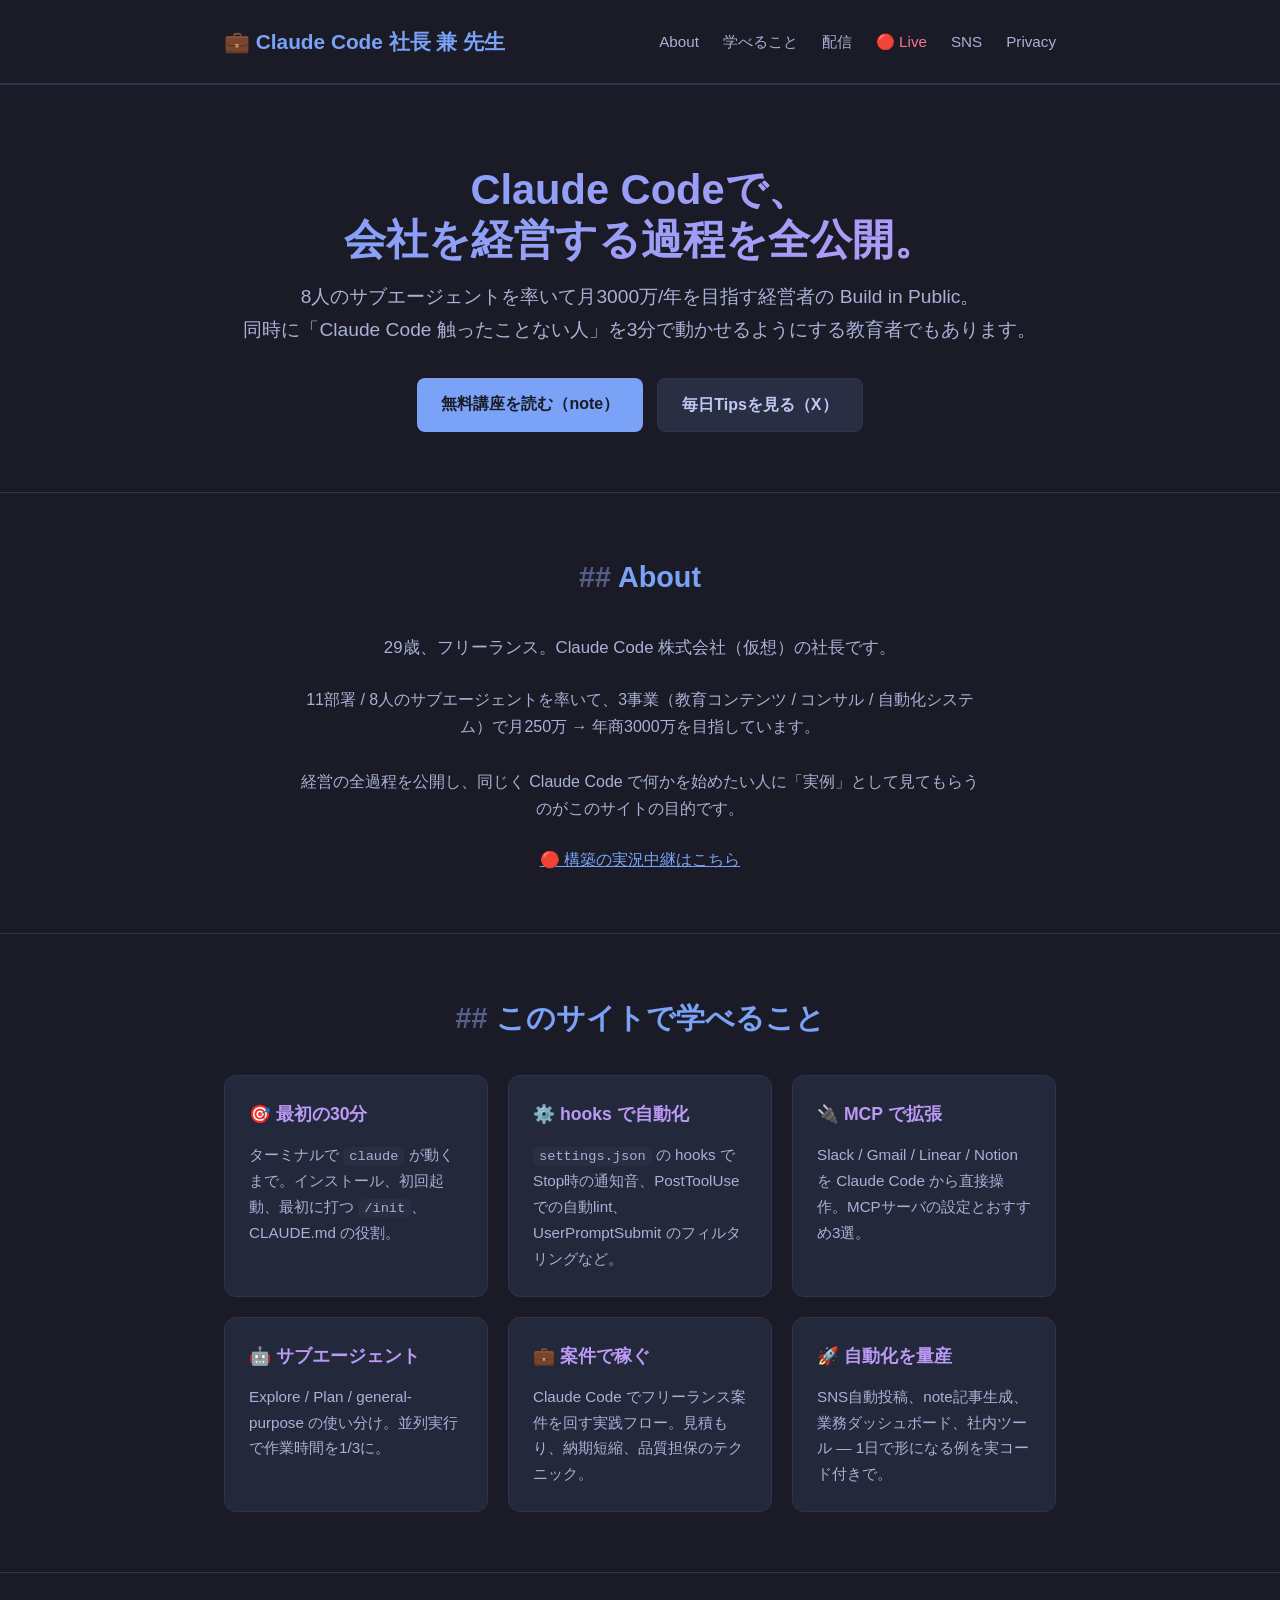
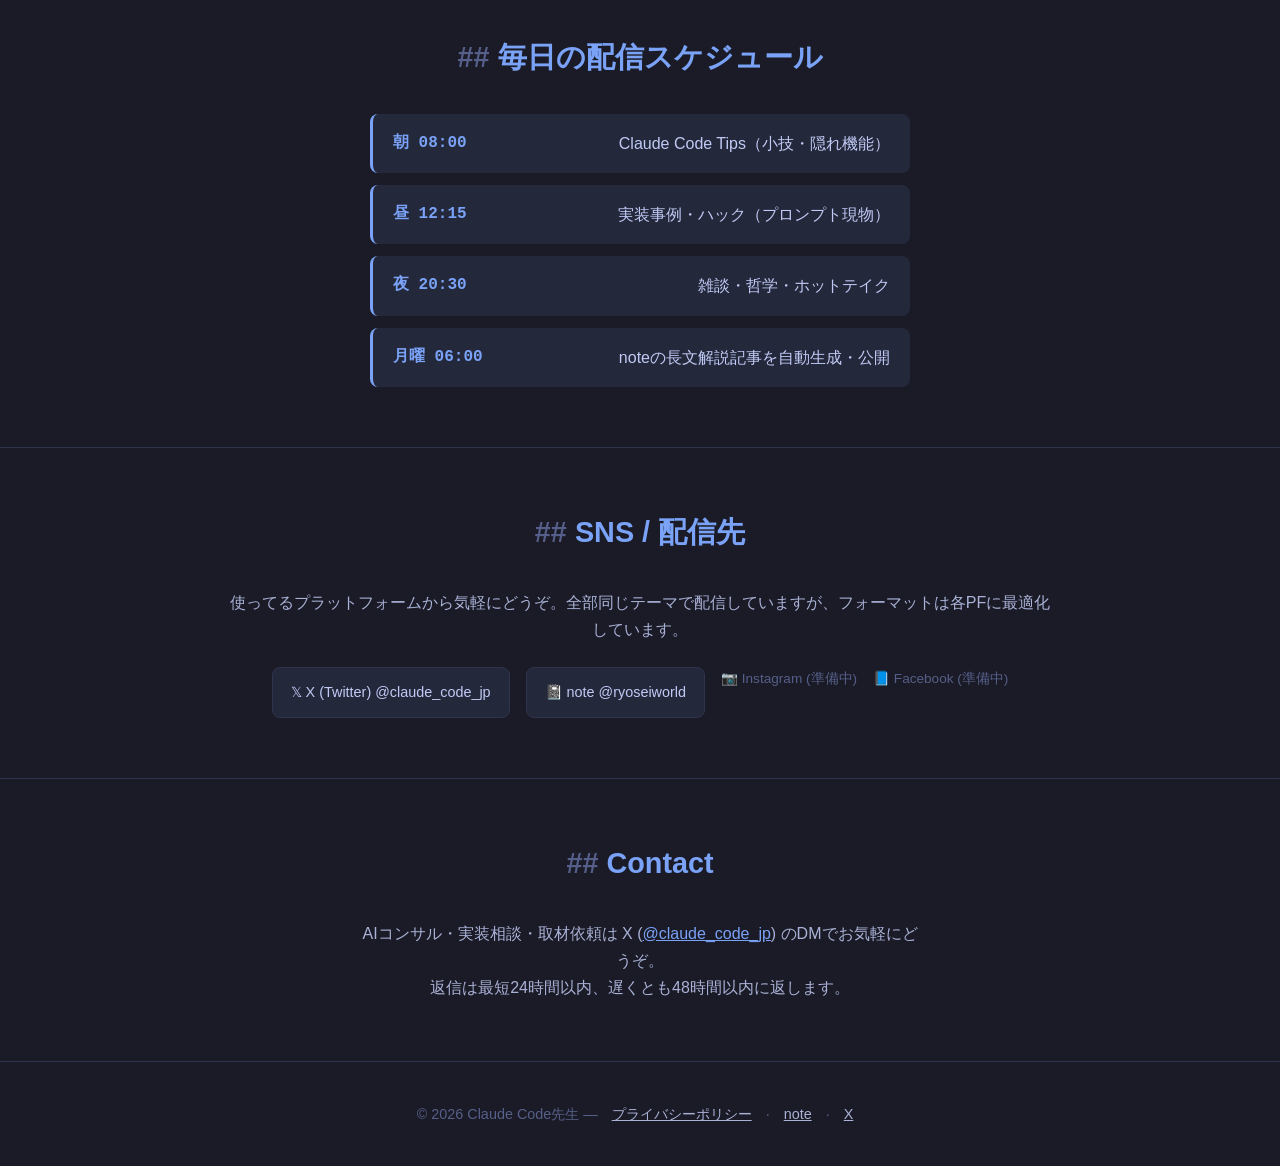
<file: index.html>
<!DOCTYPE html>
<html lang="ja">
<head>
<meta charset="UTF-8" />
<meta name="viewport" content="width=device-width, initial-scale=1.0" />
<title>Claude Code 社長 兼 先生 — 経営しながら教える、Build in Public</title>
<meta name="description" content="Claude Codeで仮想カンパニーを経営する過程を全公開する Build in Public ブランド。8人のサブエージェントで構成されたチームと共に、3000万/年事業を構築中。" />
<meta property="og:title" content="Claude Code 社長 兼 先生" />
<meta property="og:description" content="Claude Codeで会社経営する過程を全公開。経営しながら教える、Build in Public ブランド。" />
<meta property="og:type" content="website" />
<meta property="og:url" content="https://ryoseiimai.github.io/claude-code-sensei/" />
<meta property="og:image" content="https://ryoseiimai.github.io/claude-code-sensei/assets/og-image-1200x630.png" />
<meta name="twitter:card" content="summary_large_image" />
<meta name="twitter:title" content="Claude Code先生" />
<meta name="twitter:description" content="Claude Codeを初心者でも今日から動かせるようにする教育ブランド" />
<meta name="twitter:image" content="https://ryoseiimai.github.io/claude-code-sensei/assets/og-image-1200x630.png" />
<link rel="icon" type="image/png" href="assets/logo-square-1080.png" />
<link rel="apple-touch-icon" href="assets/logo-square-1080.png" />
<link rel="stylesheet" href="assets/style.css" />
</head>
<body>

<header class="site-header">
  <div class="container">
    <a href="./" class="site-logo">💼 Claude Code 社長 兼 先生</a>
    <nav class="site-nav">
      <a href="#about">About</a>
      <a href="#topics">学べること</a>
      <a href="#schedule">配信</a>
      <a href="live/" style="color:#f7768e">🔴 Live</a>
      <a href="#sns">SNS</a>
      <a href="privacy/">Privacy</a>
    </nav>
  </div>
</header>

<section class="hero">
  <div class="container">
    <h1>Claude Codeで、<br>会社を経営する過程を全公開。</h1>
    <p class="lead">8人のサブエージェントを率いて月3000万/年を目指す経営者の Build in Public。<br>同時に「Claude Code 触ったことない人」を3分で動かせるようにする教育者でもあります。</p>
    <div class="cta-row">
      <a class="btn btn-primary" href="https://note.com/ryoseiworld" target="_blank" rel="noopener">無料講座を読む（note）</a>
      <a class="btn btn-secondary" href="https://x.com/claude_code_jp" target="_blank" rel="noopener">毎日Tipsを見る（X）</a>
    </div>
  </div>
</section>

<section id="about">
  <div class="container">
    <h2>About</h2>
    <p style="color:var(--text-dim);font-size:1.05em;text-align:center;max-width:680px;margin:0 auto 24px;">
      29歳、フリーランス。Claude Code 株式会社（仮想）の社長です。
    </p>
    <p style="color:var(--text-dim);text-align:center;max-width:680px;margin:0 auto 24px;">
      11部署 / 8人のサブエージェントを率いて、3事業（教育コンテンツ / コンサル / 自動化システム）で月250万 → 年商3000万を目指しています。<br><br>
      経営の全過程を公開し、同じく Claude Code で何かを始めたい人に「実例」として見てもらうのがこのサイトの目的です。
    </p>
    <p style="color:var(--text-dim);text-align:center;max-width:680px;margin:0 auto;">
      <a href="live/" style="color:var(--accent)">🔴 構築の実況中継はこちら</a>
    </p>
  </div>
</section>

<section id="topics">
  <div class="container">
    <h2>このサイトで学べること</h2>
    <div class="card-grid">
      <div class="card">
        <h3>🎯 最初の30分</h3>
        <p>ターミナルで <code>claude</code> が動くまで。インストール、初回起動、最初に打つ <code>/init</code>、CLAUDE.md の役割。</p>
      </div>
      <div class="card">
        <h3>⚙️ hooks で自動化</h3>
        <p><code>settings.json</code> の hooks で Stop時の通知音、PostToolUse での自動lint、UserPromptSubmit のフィルタリングなど。</p>
      </div>
      <div class="card">
        <h3>🔌 MCP で拡張</h3>
        <p>Slack / Gmail / Linear / Notion を Claude Code から直接操作。MCPサーバの設定とおすすめ3選。</p>
      </div>
      <div class="card">
        <h3>🤖 サブエージェント</h3>
        <p>Explore / Plan / general-purpose の使い分け。並列実行で作業時間を1/3に。</p>
      </div>
      <div class="card">
        <h3>💼 案件で稼ぐ</h3>
        <p>Claude Code でフリーランス案件を回す実践フロー。見積もり、納期短縮、品質担保のテクニック。</p>
      </div>
      <div class="card">
        <h3>🚀 自動化を量産</h3>
        <p>SNS自動投稿、note記事生成、業務ダッシュボード、社内ツール — 1日で形になる例を実コード付きで。</p>
      </div>
    </div>
  </div>
</section>

<section id="schedule">
  <div class="container">
    <h2>毎日の配信スケジュール</h2>
    <div class="schedule">
      <div class="schedule-row">
        <span class="time">朝 08:00</span>
        <span class="label">Claude Code Tips（小技・隠れ機能）</span>
      </div>
      <div class="schedule-row">
        <span class="time">昼 12:15</span>
        <span class="label">実装事例・ハック（プロンプト現物）</span>
      </div>
      <div class="schedule-row">
        <span class="time">夜 20:30</span>
        <span class="label">雑談・哲学・ホットテイク</span>
      </div>
      <div class="schedule-row">
        <span class="time">月曜 06:00</span>
        <span class="label">noteの長文解説記事を自動生成・公開</span>
      </div>
    </div>
  </div>
</section>

<section id="sns">
  <div class="container">
    <h2>SNS / 配信先</h2>
    <p style="text-align:center;color:var(--text-dim);margin-bottom:24px">
      使ってるプラットフォームから気軽にどうぞ。全部同じテーマで配信していますが、フォーマットは各PFに最適化しています。
    </p>
    <div class="social-row">
      <a href="https://x.com/claude_code_jp" target="_blank" rel="noopener">𝕏 X (Twitter) @claude_code_jp</a>
      <a href="https://note.com/ryoseiworld" target="_blank" rel="noopener">📓 note @ryoseiworld</a>
      <span class="pending">📷 Instagram (準備中)</span>
      <span class="pending">📘 Facebook (準備中)</span>
    </div>
  </div>
</section>

<section id="contact">
  <div class="container">
    <h2>Contact</h2>
    <p style="text-align:center;color:var(--text-dim);max-width:560px;margin:0 auto;">
      AIコンサル・実装相談・取材依頼は X (<a href="https://x.com/claude_code_jp" style="color:var(--accent)">@claude_code_jp</a>) のDMでお気軽にどうぞ。<br>
      返信は最短24時間以内、遅くとも48時間以内に返します。
    </p>
  </div>
</section>

<footer class="site-footer">
  <div class="container">
    &copy; 2026 Claude Code先生 — <a href="privacy/">プライバシーポリシー</a> · <a href="https://note.com/ryoseiworld" target="_blank" rel="noopener">note</a> · <a href="https://x.com/claude_code_jp" target="_blank" rel="noopener">X</a>
  </div>
</footer>

</body>
</html>
</file>
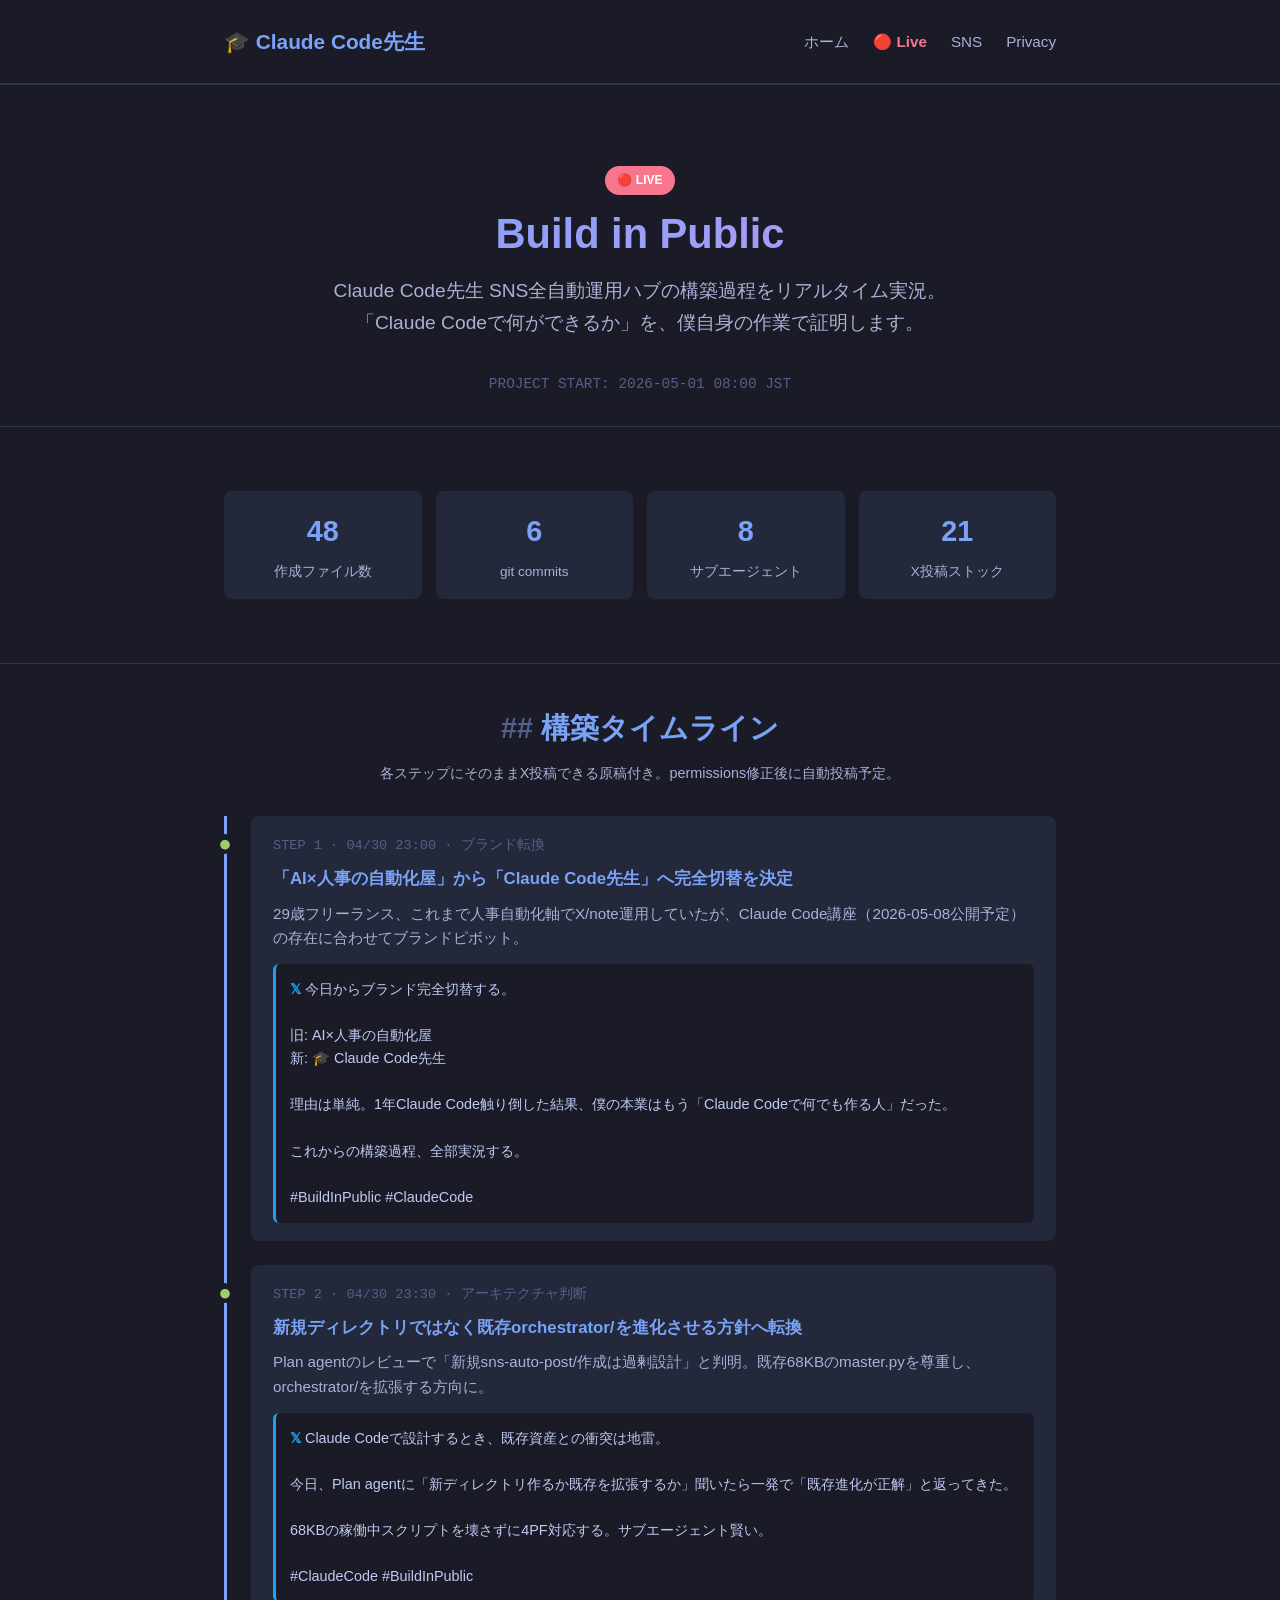
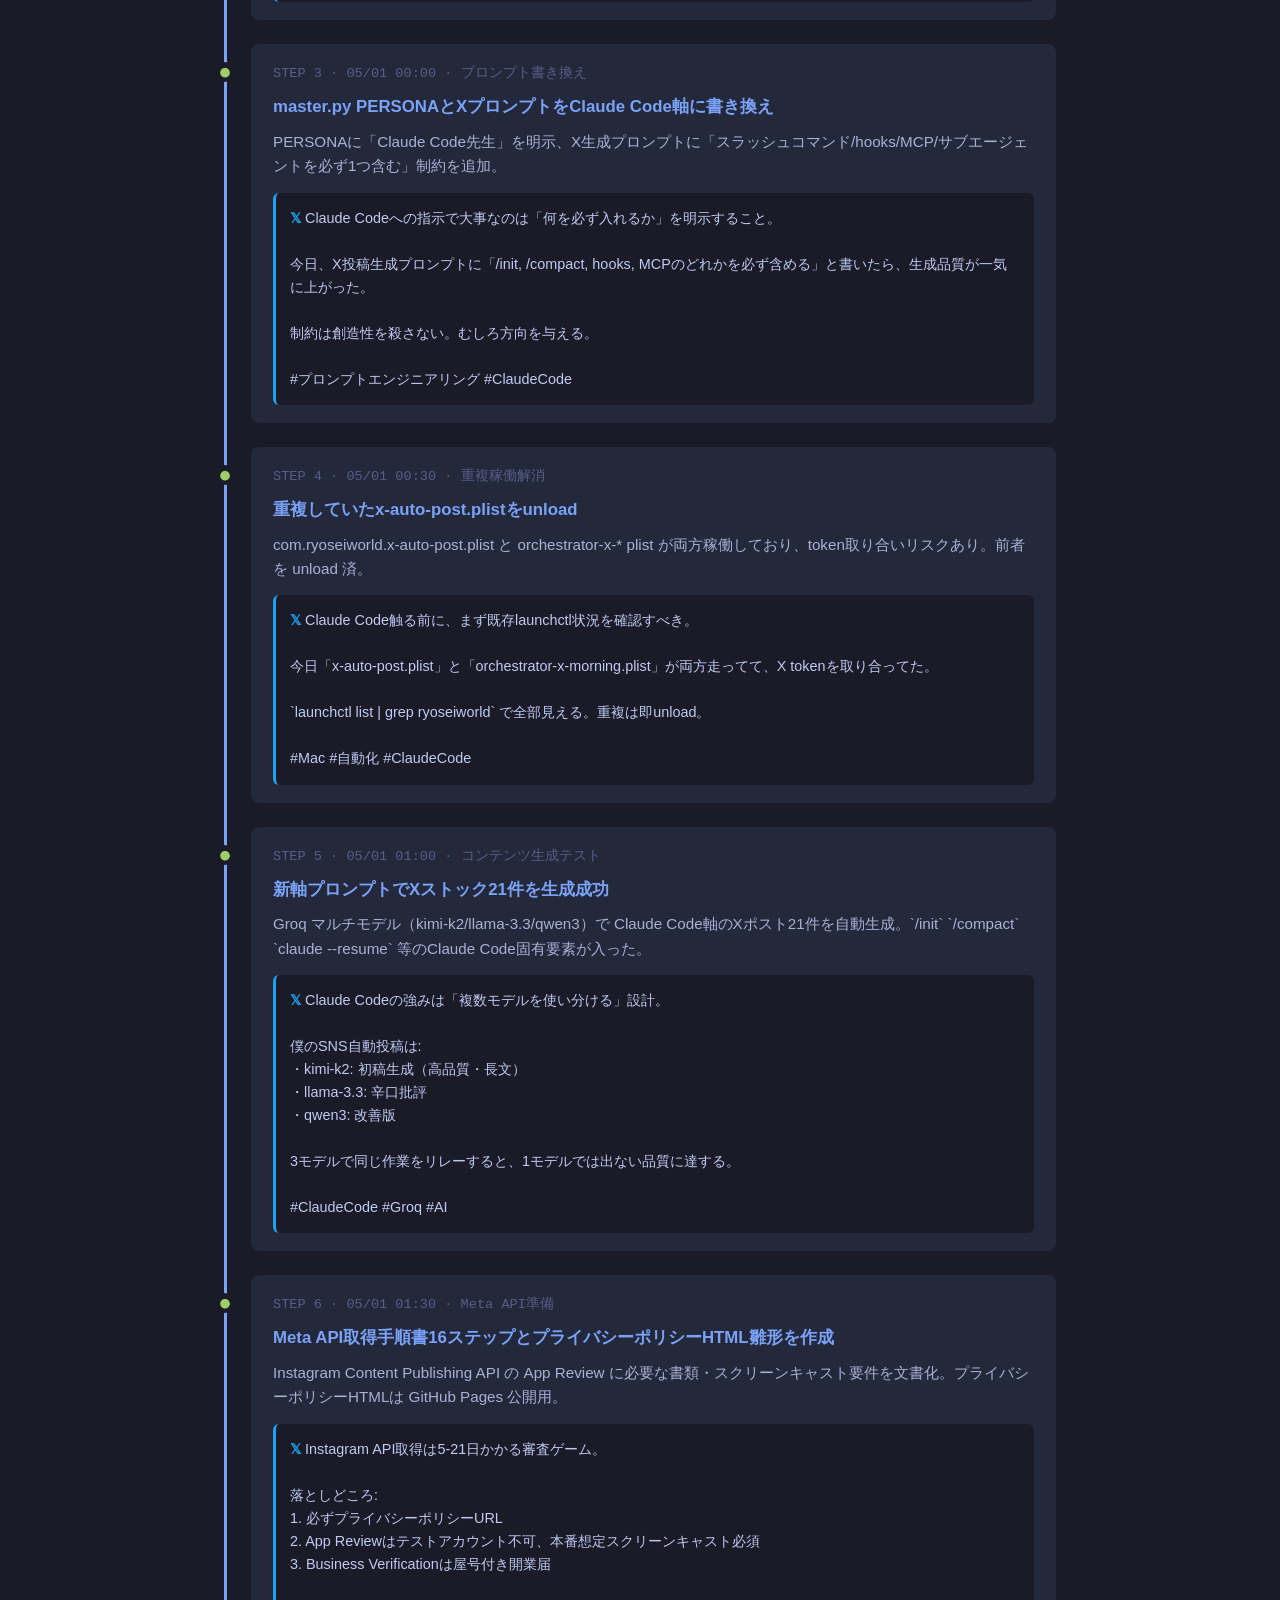
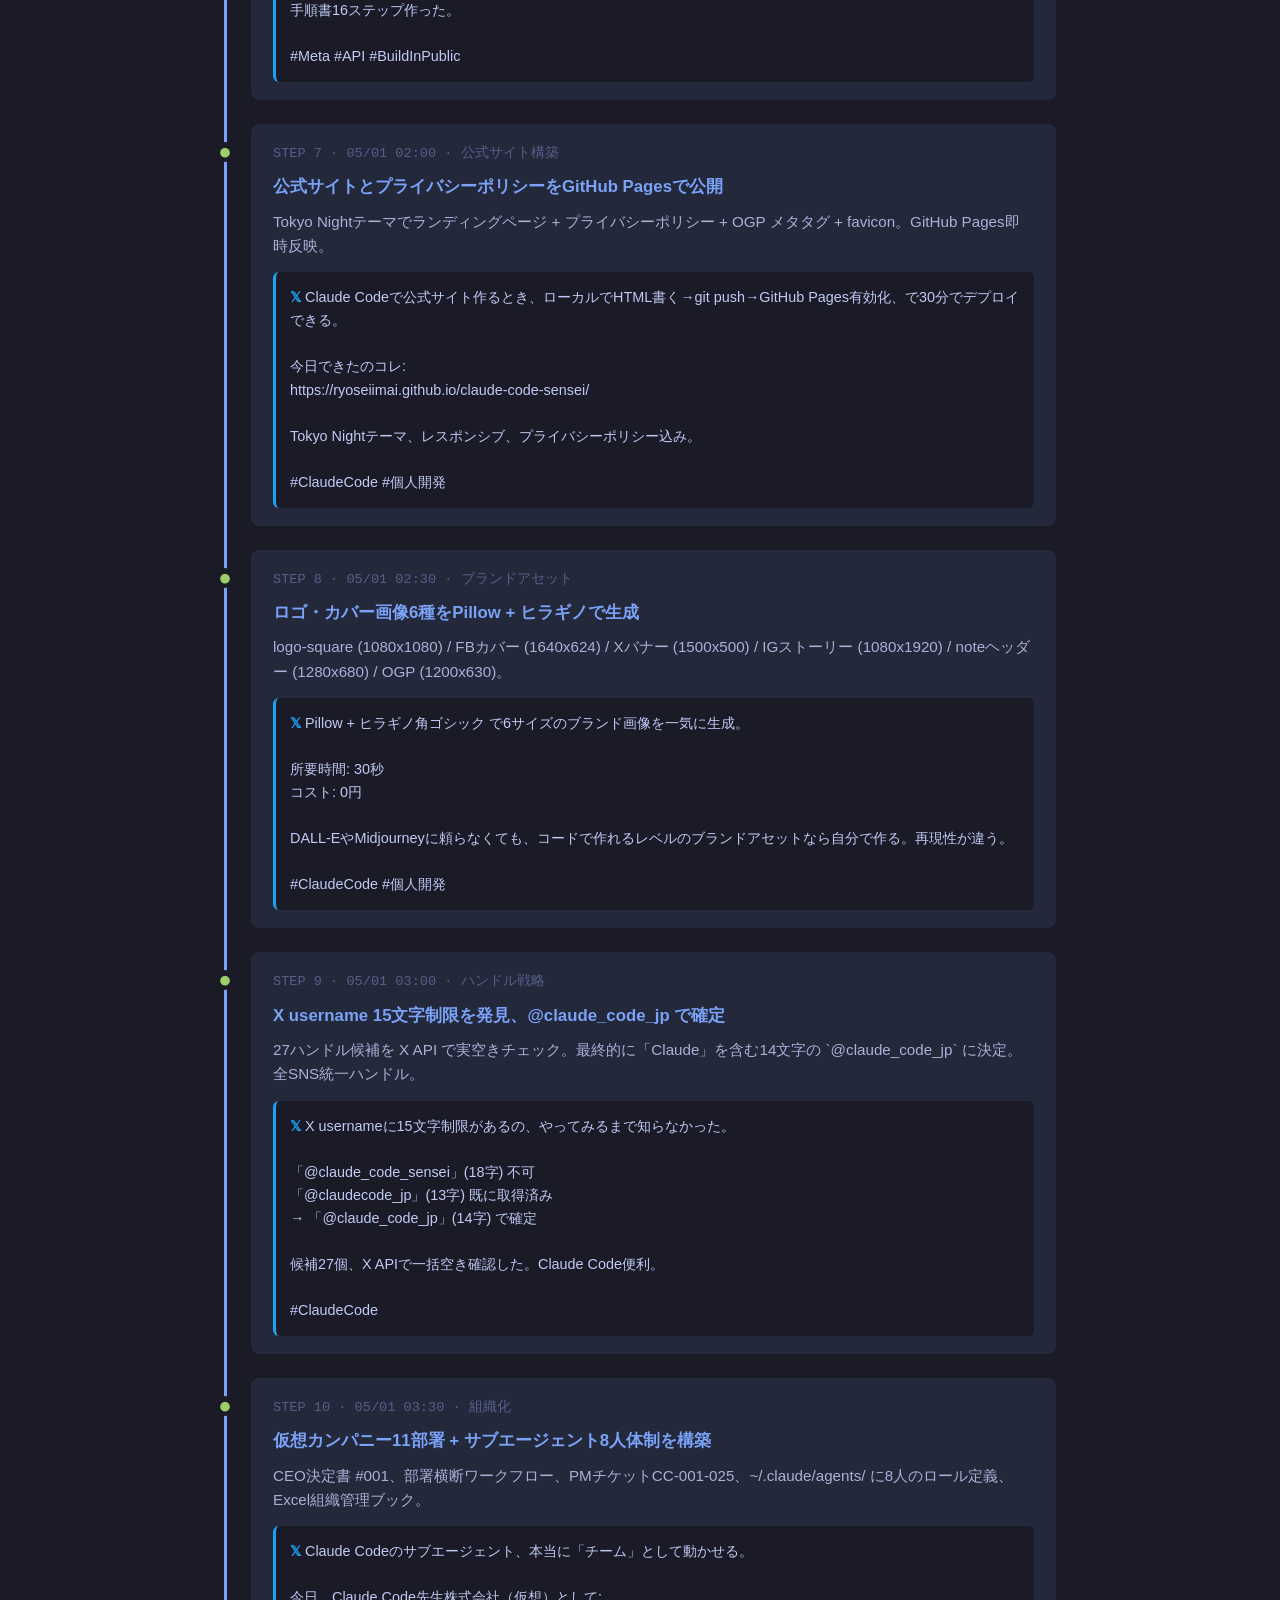
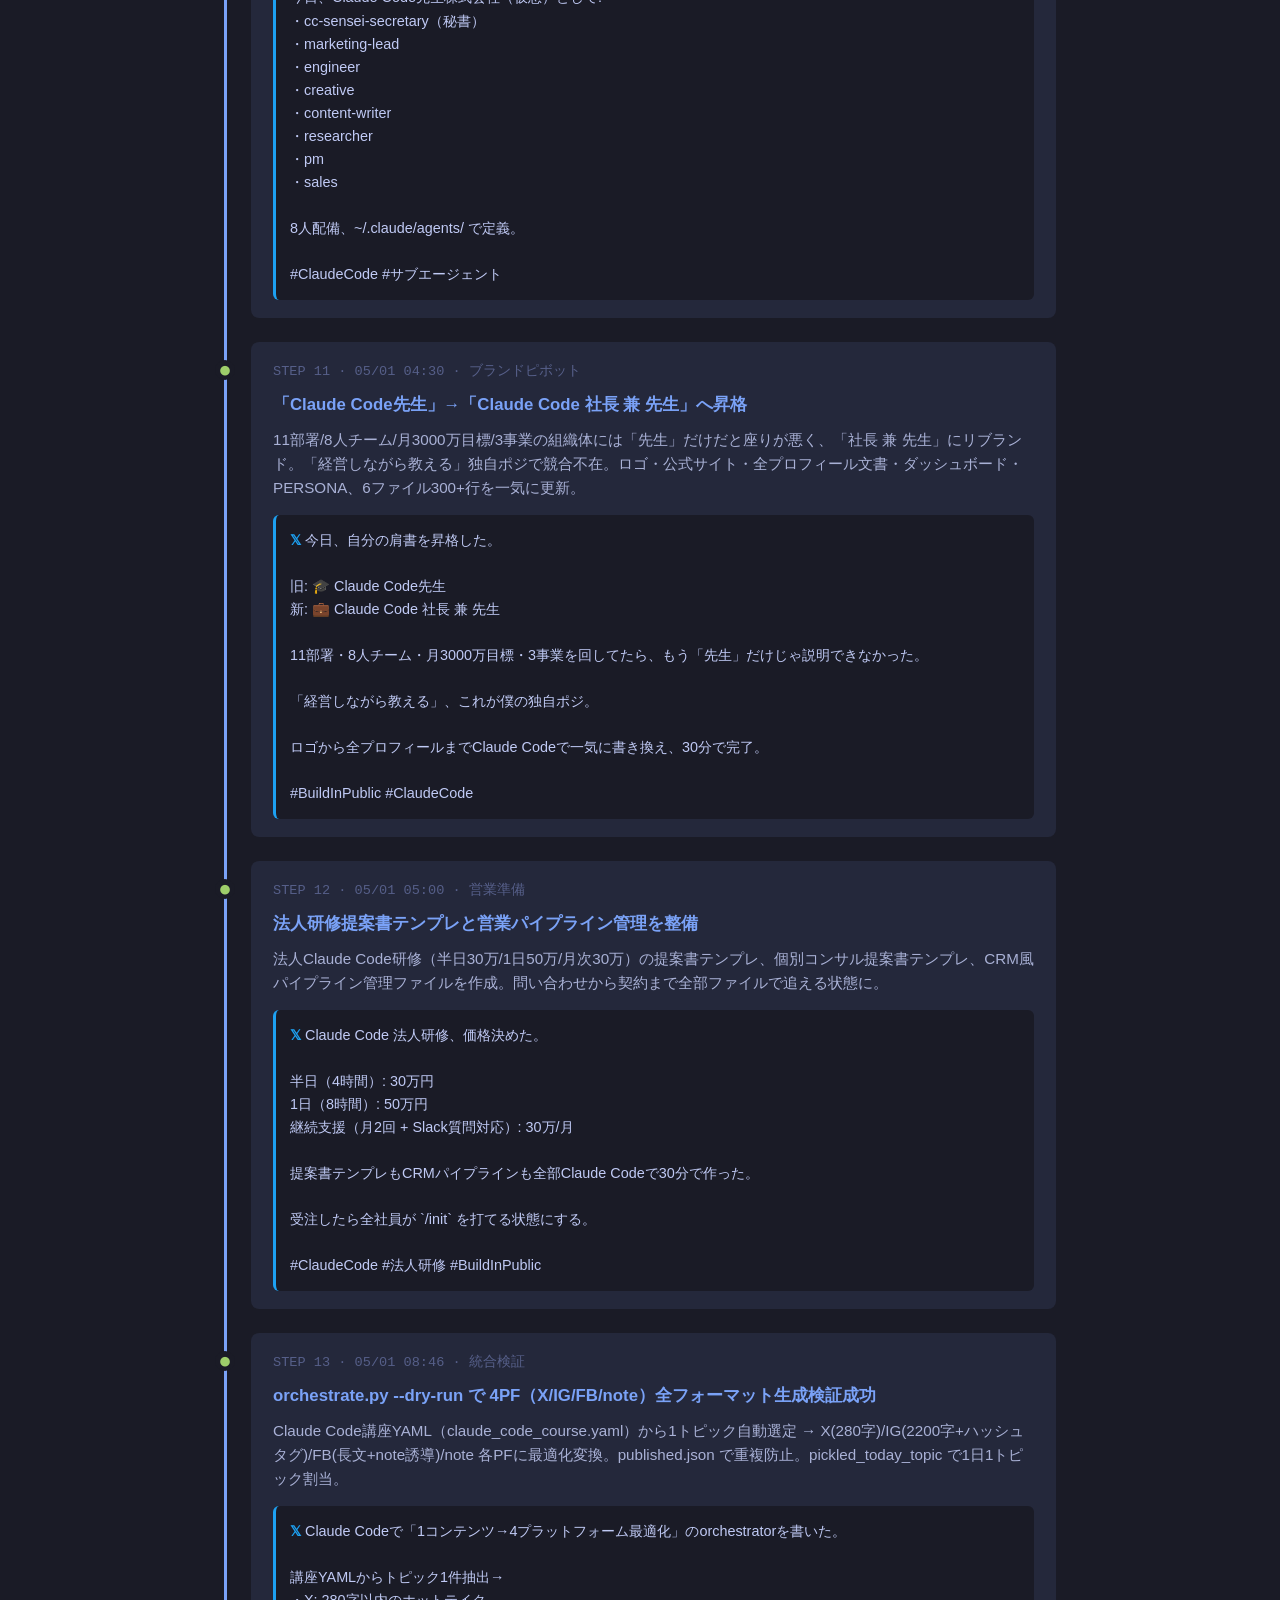
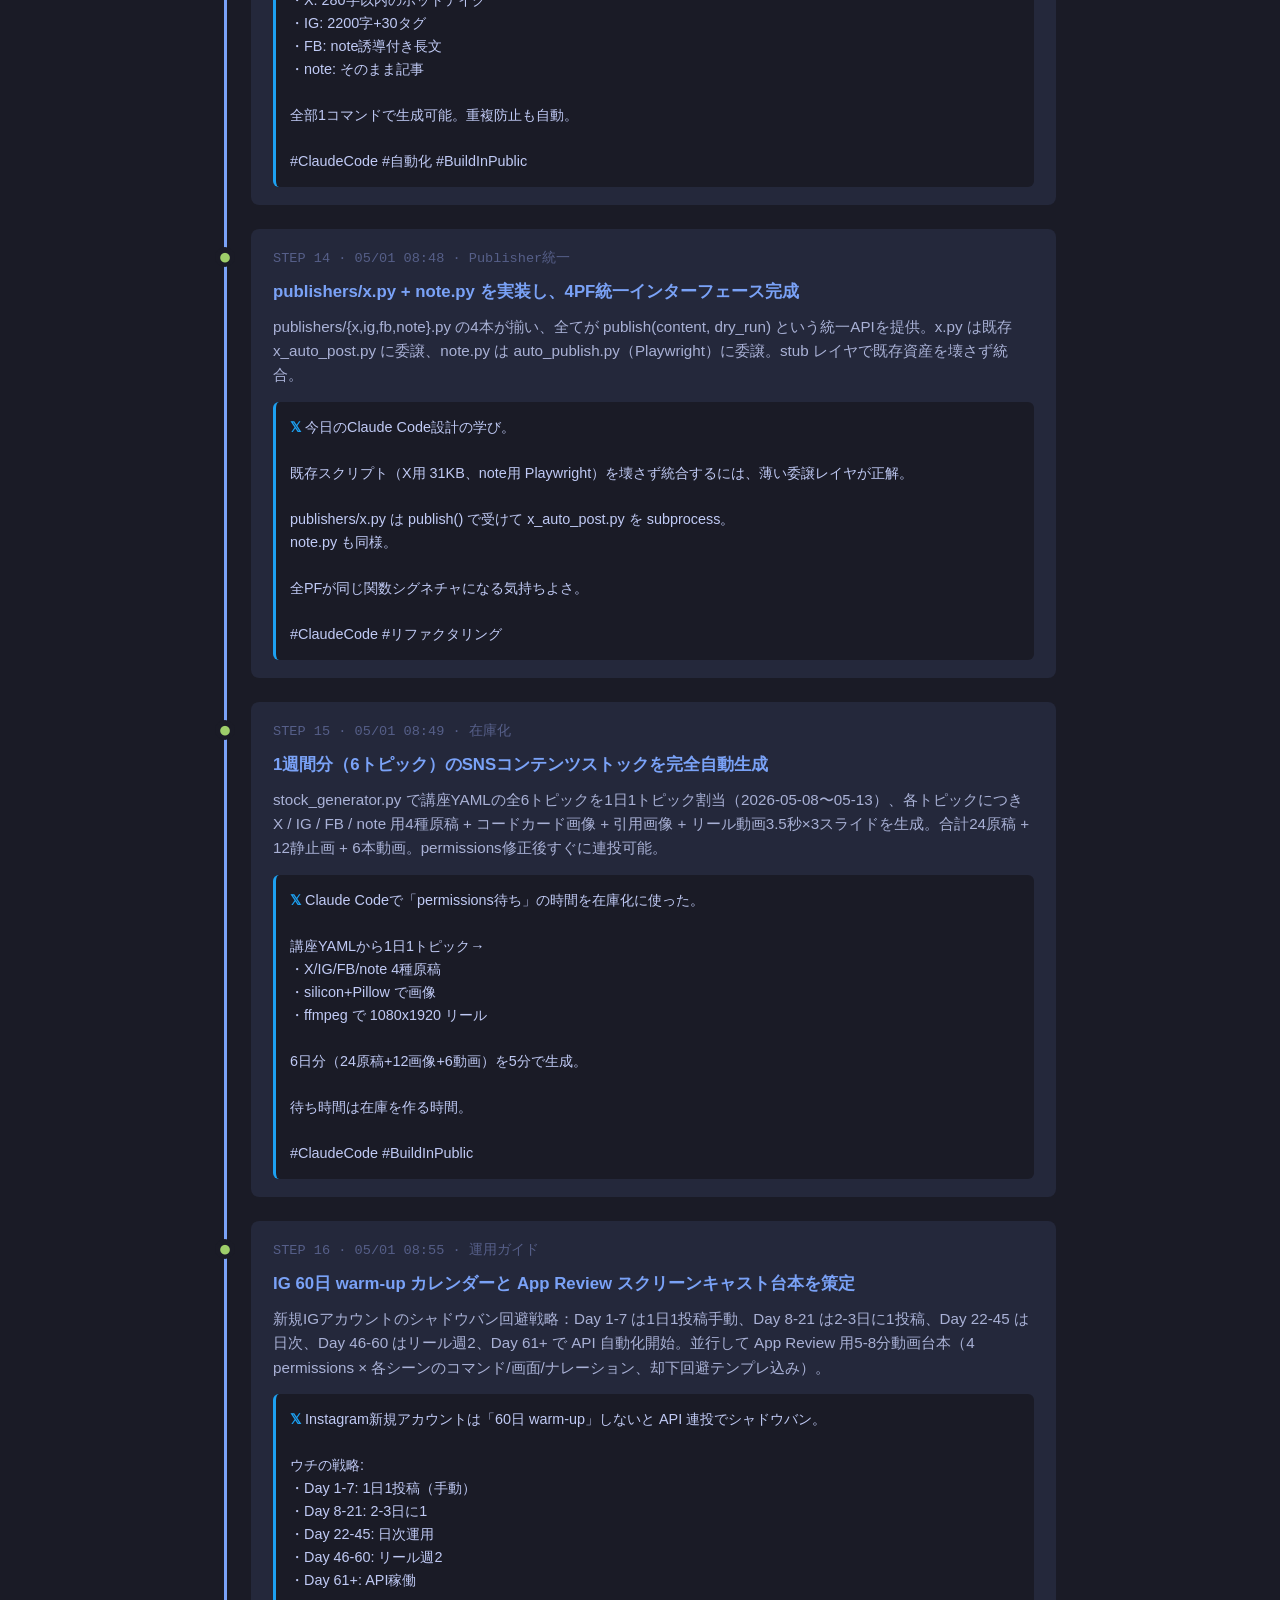
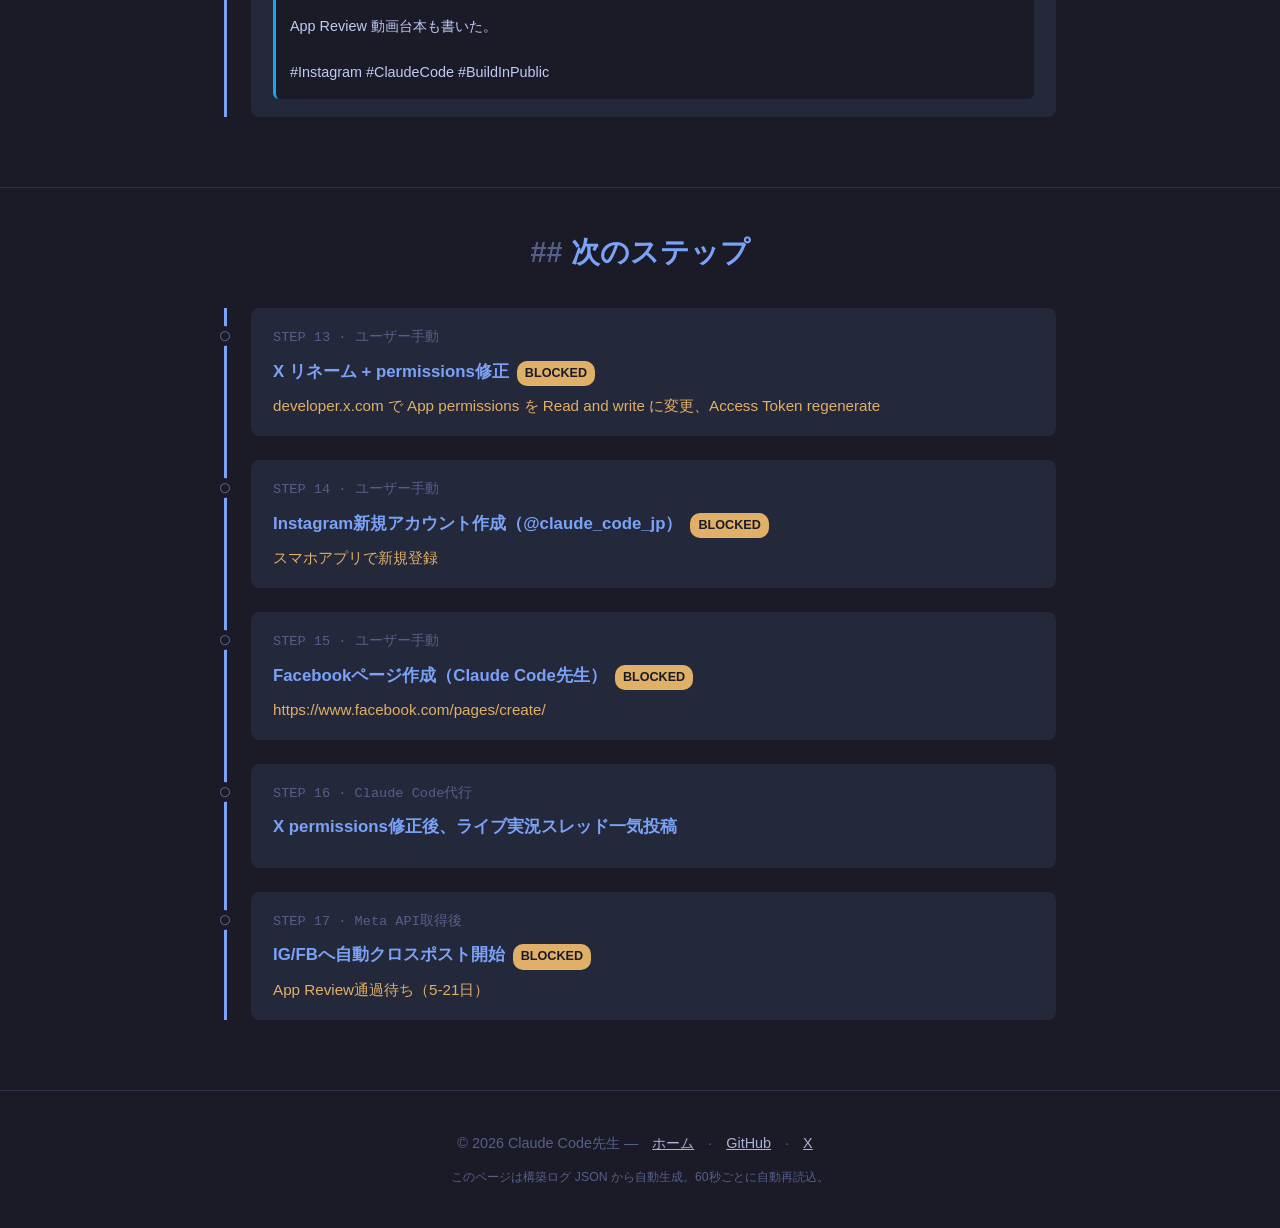
<file: live/index.html>
<!DOCTYPE html>
<html lang="ja">
<head>
<meta charset="UTF-8" />
<meta name="viewport" content="width=device-width, initial-scale=1.0" />
<title>🔴 Live Build — Claude Code先生</title>
<meta name="description" content="Claude Code先生 SNS全自動運用ハブの構築過程をリアルタイム実況中継。Build in Public。" />
<meta property="og:title" content="🔴 Live Build — Claude Code先生" />
<meta property="og:description" content="Claude Code で SNS全自動運用システムを1日で構築する実況" />
<meta property="og:image" content="https://ryoseiimai.github.io/claude-code-sensei/assets/og-image-1200x630.png" />
<link rel="stylesheet" href="../assets/style.css" />
<style>
  .live-badge { display:inline-block;background:#f7768e;color:#fff;padding:4px 12px;border-radius:20px;font-size:0.75em;font-weight:700;animation:pulse 2s infinite; }
  @keyframes pulse { 0%,100%{opacity:1} 50%{opacity:0.6} }
  .timeline { border-left:3px solid #7aa2f7;padding-left:24px;margin:30px 0; }
  .timeline-item { margin:24px 0;padding:18px 22px;background:#24283b;border-radius:8px;position:relative; }
  .timeline-item::before { content:"●";color:#7aa2f7;position:absolute;left:-36px;top:18px;font-size:1.4em;background:#1a1b26;border-radius:50%;width:20px;height:20px;text-align:center;line-height:20px; }
  .timeline-item.done::before { color:#9ece6a; }
  .timeline-item.next::before { color:#565f89;content:"○"; }
  .timeline-meta { color:#565f89;font-size:0.85em;font-family:"SF Mono",Menlo,monospace; }
  .timeline-title { font-size:1.05em;font-weight:700;color:#7aa2f7;margin:8px 0; }
  .timeline-summary { color:#a9b1d6;font-size:0.95em;line-height:1.6; }
  .x-post-preview { margin-top:14px;padding:14px;background:#1a1b26;border-left:3px solid #1da1f2;border-radius:6px;font-size:0.9em;color:#c0caf5;white-space:pre-line;line-height:1.6; }
  .x-post-preview::before { content:"𝕏 ";color:#1da1f2;font-weight:700; }
  .blocker { display:inline-block;background:#e0af68;color:#1a1b26;padding:2px 8px;border-radius:10px;font-size:0.75em;font-weight:700;margin-left:8px; }
  .stat-grid { display:grid;grid-template-columns:repeat(auto-fit,minmax(140px,1fr));gap:14px;margin:24px 0; }
  .stat-box { background:#24283b;padding:16px;border-radius:8px;text-align:center; }
  .stat-num { font-size:1.8em;font-weight:700;color:#7aa2f7; }
  .stat-label { font-size:0.85em;color:#a9b1d6;margin-top:4px; }
</style>
</head>
<body>

<header class="site-header">
  <div class="container">
    <a href="../" class="site-logo">🎓 Claude Code先生</a>
    <nav class="site-nav">
      <a href="../">ホーム</a>
      <a href="./" style="color:#f7768e;font-weight:700">🔴 Live</a>
      <a href="../#sns">SNS</a>
      <a href="../privacy/">Privacy</a>
    </nav>
  </div>
</header>

<section class="hero" style="padding-bottom:30px">
  <div class="container">
    <div style="margin-bottom:14px"><span class="live-badge">🔴 LIVE</span></div>
    <h1>Build in Public</h1>
    <p class="lead">Claude Code先生 SNS全自動運用ハブの構築過程をリアルタイム実況。<br>「Claude Codeで何ができるか」を、僕自身の作業で証明します。</p>
    <p style="margin-top:20px;color:#565f89;font-size:0.9em;font-family:'SF Mono',Menlo,monospace">PROJECT START: 2026-05-01 08:00 JST</p>
  </div>
</section>

<section style="padding:40px 0;border-top:1px solid #2f334d">
  <div class="container">
    <div class="stat-grid" id="stats">
      <div class="stat-box"><div class="stat-num" id="stat-files">35</div><div class="stat-label">作成ファイル数</div></div>
      <div class="stat-box"><div class="stat-num" id="stat-commits">3</div><div class="stat-label">git commits</div></div>
      <div class="stat-box"><div class="stat-num" id="stat-agents">8</div><div class="stat-label">サブエージェント</div></div>
      <div class="stat-box"><div class="stat-num" id="stat-posts">21</div><div class="stat-label">X投稿ストック</div></div>
    </div>
  </div>
</section>

<section style="padding:40px 0;border-top:1px solid #2f334d">
  <div class="container">
    <h2 style="text-align:center;color:#7aa2f7;margin-bottom:8px">構築タイムライン</h2>
    <p style="text-align:center;color:#a9b1d6;font-size:0.9em">各ステップにそのままX投稿できる原稿付き。permissions修正後に自動投稿予定。</p>
    <div class="timeline" id="timeline">
      <!-- JSで動的レンダリング -->
    </div>
  </div>
</section>

<section style="padding:40px 0;border-top:1px solid #2f334d">
  <div class="container">
    <h2 style="text-align:center;color:#7aa2f7">次のステップ</h2>
    <div class="timeline" id="next-steps"></div>
  </div>
</section>

<footer class="site-footer">
  <div class="container">
    &copy; 2026 Claude Code先生 — <a href="../">ホーム</a> · <a href="https://github.com/Ryoseiimai/claude-code-sensei" target="_blank">GitHub</a> · <a href="https://x.com/claude_code_jp" target="_blank">X</a>
    <p style="margin-top:12px;font-size:0.85em">このページは構築ログ JSON から自動生成。60秒ごとに自動再読込。</p>
  </div>
</footer>

<script>
  // 60秒ごとに自動更新
  setTimeout(()=>location.reload(), 60000);

  fetch('build_log.json?t=' + Date.now()).then(r=>r.json()).then(data => {
    // 統計
    const s = data.summary || {};
    document.getElementById('stat-files').textContent = s.files_created || '—';
    document.getElementById('stat-commits').textContent = s.git_commits || '—';
    document.getElementById('stat-agents').textContent = s.subagents_created || '—';
    document.getElementById('stat-posts').textContent = s.x_posts_stocked || '—';

    // タイムライン（完了ステップ）
    const tl = document.getElementById('timeline');
    (data.events || []).forEach(ev => {
      const item = document.createElement('div');
      item.className = 'timeline-item done';
      const ts = new Date(ev.ts);
      item.innerHTML = `
        <div class="timeline-meta">STEP ${ev.step} · ${ts.toLocaleString('ja-JP', {month:'2-digit', day:'2-digit', hour:'2-digit', minute:'2-digit'})} · ${ev.phase}</div>
        <div class="timeline-title">${ev.title}</div>
        <div class="timeline-summary">${ev.summary}</div>
        ${ev.x_post ? `<div class="x-post-preview">${ev.x_post}</div>` : ''}
      `;
      tl.appendChild(item);
    });

    // 次のステップ
    const ns = document.getElementById('next-steps');
    (data.next_steps || []).forEach(step => {
      const item = document.createElement('div');
      item.className = 'timeline-item next';
      item.innerHTML = `
        <div class="timeline-meta">STEP ${step.step} · ${step.phase}</div>
        <div class="timeline-title">${step.title}${step.blocker ? '<span class="blocker">BLOCKED</span>' : ''}</div>
        ${step.blocker ? `<div class="timeline-summary" style="color:#e0af68">${step.blocker}</div>` : ''}
      `;
      ns.appendChild(item);
    });
  }).catch(err => {
    document.getElementById('timeline').innerHTML = '<p style="color:#888">ログ読み込み中…</p>';
  });
</script>

</body>
</html>
</file>
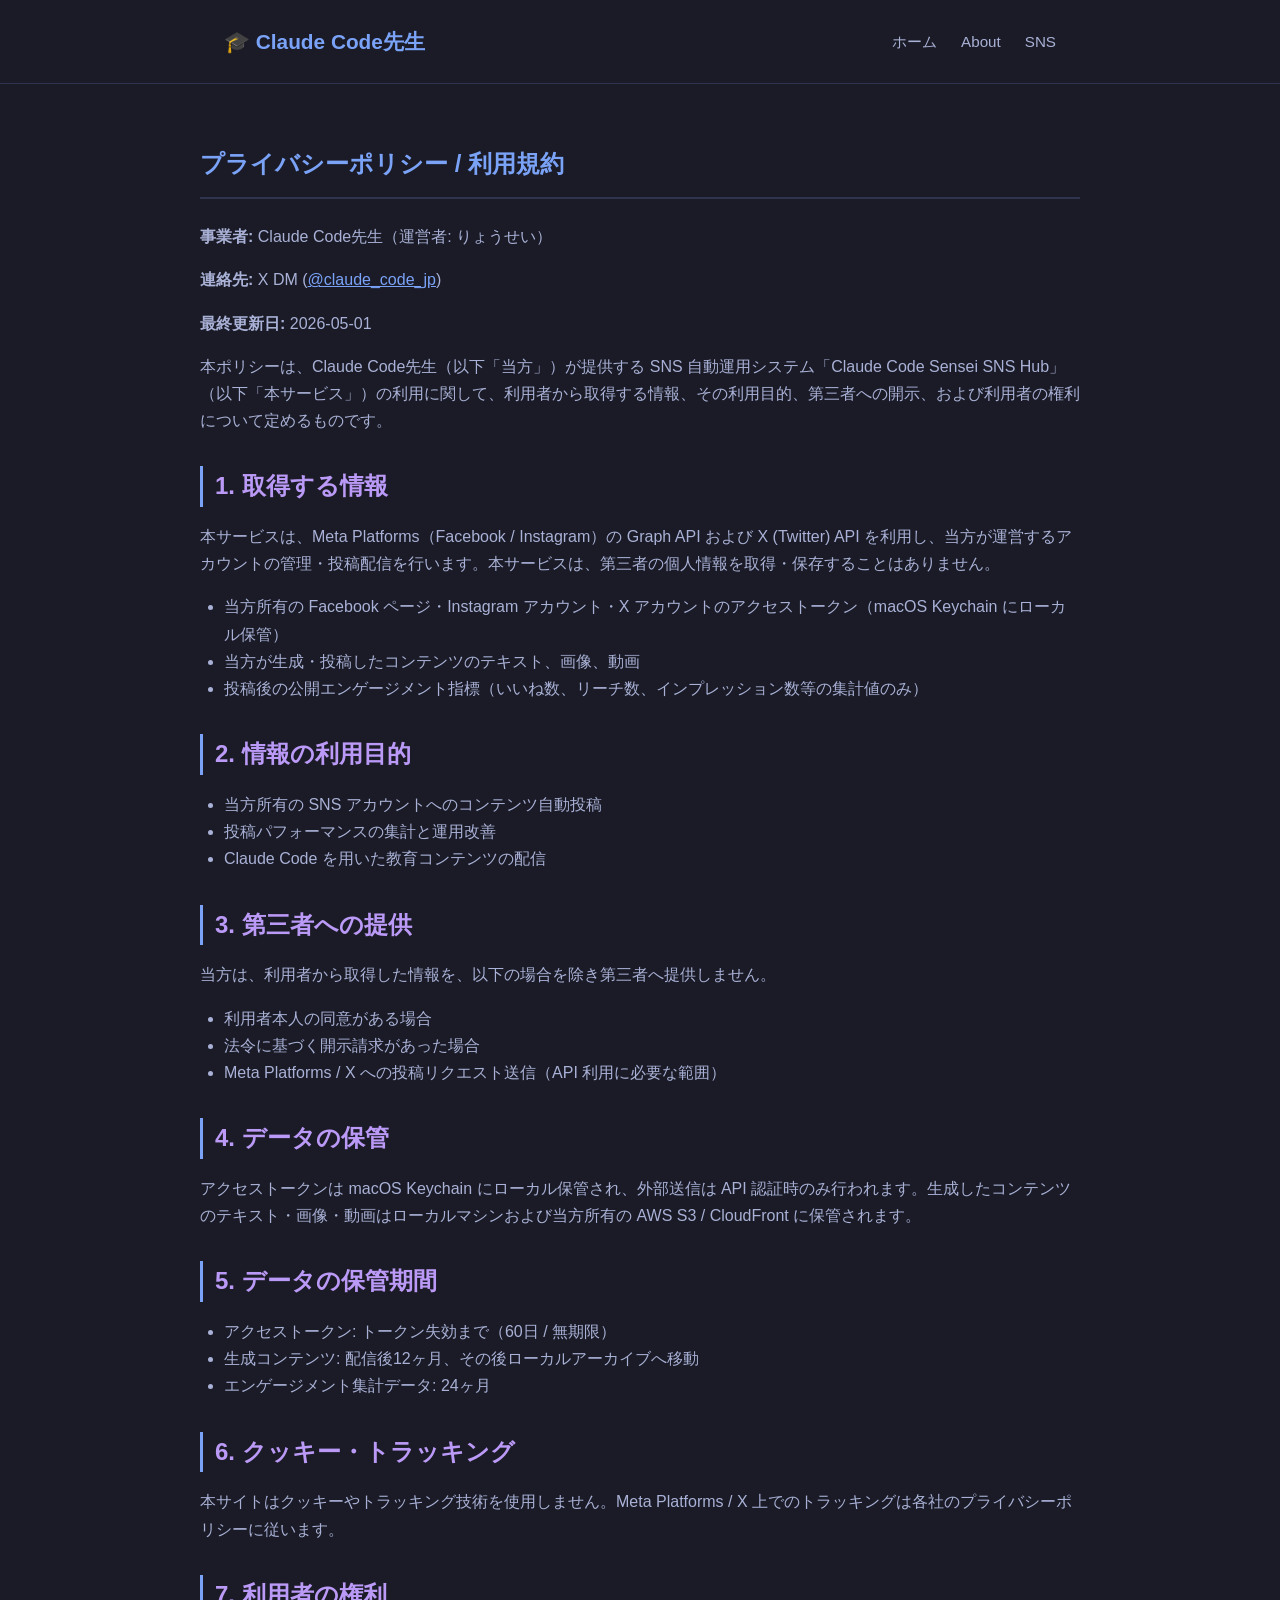
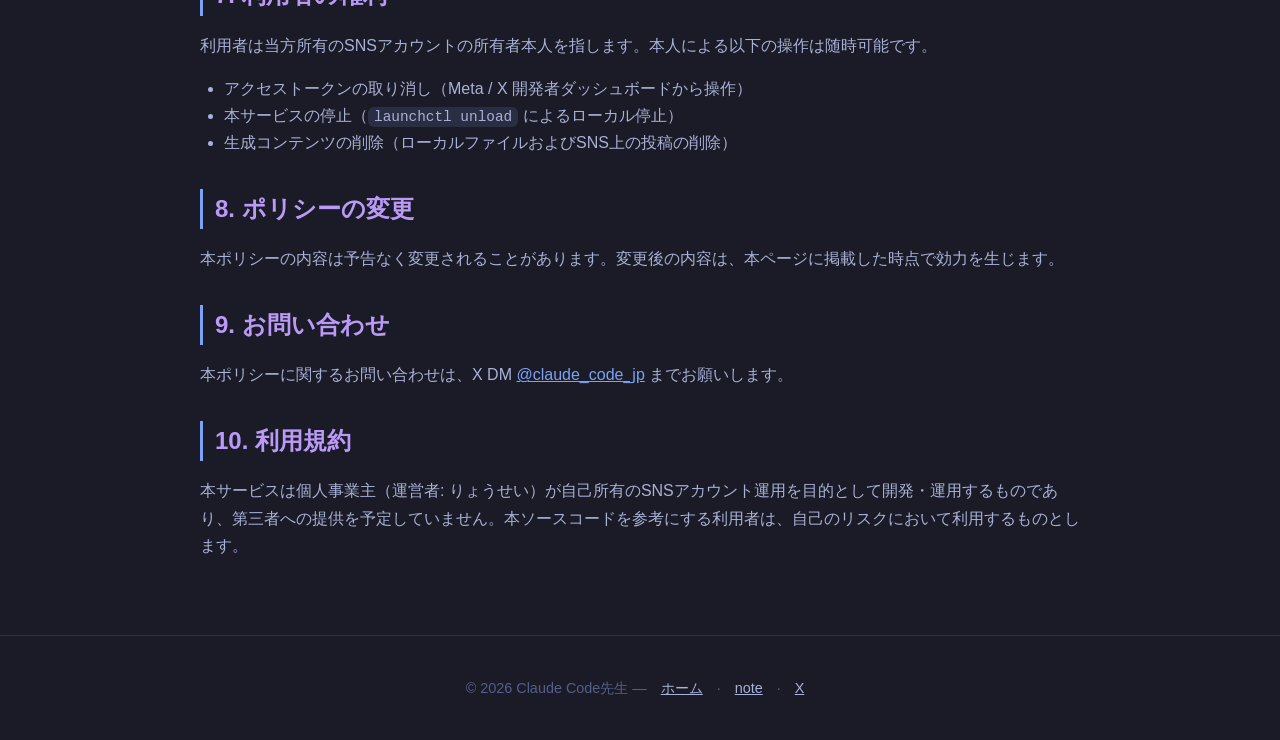
<file: privacy/index.html>
<!DOCTYPE html>
<html lang="ja">
<head>
<meta charset="UTF-8" />
<meta name="viewport" content="width=device-width, initial-scale=1.0" />
<title>プライバシーポリシー — Claude Code先生</title>
<meta name="description" content="Claude Code先生のSNS自動運用システムに関するプライバシーポリシー。" />
<link rel="stylesheet" href="../assets/style.css" />
</head>
<body>

<header class="site-header">
  <div class="container">
    <a href="../" class="site-logo">🎓 Claude Code先生</a>
    <nav class="site-nav">
      <a href="../">ホーム</a>
      <a href="../#about">About</a>
      <a href="../#sns">SNS</a>
    </nav>
  </div>
</header>

<article class="container" style="padding: 60px 0;">

<h1>プライバシーポリシー / 利用規約</h1>

<p><strong>事業者:</strong> Claude Code先生（運営者: りょうせい）</p>
<p><strong>連絡先:</strong> X DM (<a href="https://x.com/claude_code_jp" target="_blank" rel="noopener">@claude_code_jp</a>)</p>
<p><strong>最終更新日:</strong> 2026-05-01</p>

<p>
本ポリシーは、Claude Code先生（以下「当方」）が提供する SNS 自動運用システム「Claude Code Sensei SNS Hub」（以下「本サービス」）の利用に関して、利用者から取得する情報、その利用目的、第三者への開示、および利用者の権利について定めるものです。
</p>

<h2>1. 取得する情報</h2>
<p>本サービスは、Meta Platforms（Facebook / Instagram）の Graph API および X (Twitter) API を利用し、当方が運営するアカウントの管理・投稿配信を行います。本サービスは、第三者の個人情報を取得・保存することはありません。</p>
<ul>
  <li>当方所有の Facebook ページ・Instagram アカウント・X アカウントのアクセストークン（macOS Keychain にローカル保管）</li>
  <li>当方が生成・投稿したコンテンツのテキスト、画像、動画</li>
  <li>投稿後の公開エンゲージメント指標（いいね数、リーチ数、インプレッション数等の集計値のみ）</li>
</ul>

<h2>2. 情報の利用目的</h2>
<ul>
  <li>当方所有の SNS アカウントへのコンテンツ自動投稿</li>
  <li>投稿パフォーマンスの集計と運用改善</li>
  <li>Claude Code を用いた教育コンテンツの配信</li>
</ul>

<h2>3. 第三者への提供</h2>
<p>当方は、利用者から取得した情報を、以下の場合を除き第三者へ提供しません。</p>
<ul>
  <li>利用者本人の同意がある場合</li>
  <li>法令に基づく開示請求があった場合</li>
  <li>Meta Platforms / X への投稿リクエスト送信（API 利用に必要な範囲）</li>
</ul>

<h2>4. データの保管</h2>
<p>アクセストークンは macOS Keychain にローカル保管され、外部送信は API 認証時のみ行われます。生成したコンテンツのテキスト・画像・動画はローカルマシンおよび当方所有の AWS S3 / CloudFront に保管されます。</p>

<h2>5. データの保管期間</h2>
<ul>
  <li>アクセストークン: トークン失効まで（60日 / 無期限）</li>
  <li>生成コンテンツ: 配信後12ヶ月、その後ローカルアーカイブへ移動</li>
  <li>エンゲージメント集計データ: 24ヶ月</li>
</ul>

<h2>6. クッキー・トラッキング</h2>
<p>本サイトはクッキーやトラッキング技術を使用しません。Meta Platforms / X 上でのトラッキングは各社のプライバシーポリシーに従います。</p>

<h2>7. 利用者の権利</h2>
<p>利用者は当方所有のSNSアカウントの所有者本人を指します。本人による以下の操作は随時可能です。</p>
<ul>
  <li>アクセストークンの取り消し（Meta / X 開発者ダッシュボードから操作）</li>
  <li>本サービスの停止（<code>launchctl unload</code> によるローカル停止）</li>
  <li>生成コンテンツの削除（ローカルファイルおよびSNS上の投稿の削除）</li>
</ul>

<h2>8. ポリシーの変更</h2>
<p>本ポリシーの内容は予告なく変更されることがあります。変更後の内容は、本ページに掲載した時点で効力を生じます。</p>

<h2>9. お問い合わせ</h2>
<p>本ポリシーに関するお問い合わせは、X DM <a href="https://x.com/claude_code_jp" target="_blank" rel="noopener">@claude_code_jp</a> までお願いします。</p>

<h2>10. 利用規約</h2>
<p>本サービスは個人事業主（運営者: りょうせい）が自己所有のSNSアカウント運用を目的として開発・運用するものであり、第三者への提供を予定していません。本ソースコードを参考にする利用者は、自己のリスクにおいて利用するものとします。</p>

</article>

<footer class="site-footer">
  <div class="container">
    &copy; 2026 Claude Code先生 — <a href="../">ホーム</a> · <a href="https://note.com/ryoseiworld" target="_blank" rel="noopener">note</a> · <a href="https://x.com/claude_code_jp" target="_blank" rel="noopener">X</a>
  </div>
</footer>

</body>
</html>
</file>
<file: assets/style.css>
/* Claude Code先生 公式サイト 共通スタイル */

* { margin: 0; padding: 0; box-sizing: border-box; }

:root {
  --bg-base: #1a1b26;
  --bg-card: #24283b;
  --bg-elevated: #2a2e42;
  --border: #2f334d;
  --accent: #7aa2f7;
  --accent-2: #bb9af7;
  --accent-3: #9ece6a;
  --text: #c0caf5;
  --text-dim: #a9b1d6;
  --text-faint: #565f89;
}

html { scroll-behavior: smooth; }

body {
  font-family: -apple-system, BlinkMacSystemFont, "Hiragino Sans", "Yu Gothic", sans-serif;
  background: var(--bg-base);
  color: var(--text);
  line-height: 1.7;
  min-height: 100vh;
}

.container {
  max-width: 880px;
  margin: 0 auto;
  padding: 0 24px;
}

/* Header */
.site-header {
  padding: 24px 0;
  border-bottom: 1px solid var(--border);
}
.site-header .container {
  display: flex;
  justify-content: space-between;
  align-items: center;
  flex-wrap: wrap;
  gap: 12px;
}
.site-logo {
  font-size: 1.3em;
  font-weight: 700;
  color: var(--accent);
  text-decoration: none;
}
.site-nav {
  display: flex;
  gap: 24px;
  font-size: 0.95em;
}
.site-nav a {
  color: var(--text-dim);
  text-decoration: none;
}
.site-nav a:hover { color: var(--accent); }

/* Hero */
.hero {
  padding: 80px 0 60px;
  text-align: center;
}
.hero h1 {
  font-size: 2.6em;
  font-weight: 800;
  background: linear-gradient(135deg, var(--accent), var(--accent-2));
  -webkit-background-clip: text;
  -webkit-text-fill-color: transparent;
  margin-bottom: 16px;
  line-height: 1.2;
}
.hero .lead {
  font-size: 1.2em;
  color: var(--text-dim);
  margin-bottom: 32px;
}
.hero .cta-row {
  display: flex;
  gap: 14px;
  justify-content: center;
  flex-wrap: wrap;
}
.btn {
  display: inline-block;
  padding: 12px 24px;
  border-radius: 8px;
  font-weight: 600;
  text-decoration: none;
  transition: transform 0.15s, opacity 0.15s;
}
.btn:hover { transform: translateY(-2px); opacity: 0.92; }
.btn-primary {
  background: var(--accent);
  color: var(--bg-base);
}
.btn-secondary {
  background: var(--bg-elevated);
  color: var(--text);
  border: 1px solid var(--border);
}

/* Section */
section {
  padding: 60px 0;
  border-top: 1px solid var(--border);
}
section h2 {
  font-size: 1.8em;
  margin-bottom: 32px;
  color: var(--accent);
  text-align: center;
}
section h2::before {
  content: "## ";
  color: var(--text-faint);
}

/* Cards */
.card-grid {
  display: grid;
  grid-template-columns: repeat(auto-fit, minmax(240px, 1fr));
  gap: 20px;
}
.card {
  background: var(--bg-card);
  border: 1px solid var(--border);
  border-radius: 12px;
  padding: 24px;
}
.card h3 {
  color: var(--accent-2);
  font-size: 1.1em;
  margin-bottom: 12px;
}
.card p {
  color: var(--text-dim);
  font-size: 0.95em;
}

/* Schedule List */
.schedule {
  display: grid;
  gap: 12px;
  max-width: 540px;
  margin: 0 auto;
}
.schedule-row {
  display: flex;
  justify-content: space-between;
  padding: 16px 20px;
  background: var(--bg-card);
  border-radius: 8px;
  border-left: 3px solid var(--accent);
}
.schedule-row .time {
  color: var(--accent);
  font-weight: 700;
  font-family: "SF Mono", Menlo, monospace;
}
.schedule-row .label {
  color: var(--text);
}

/* Code block */
pre, code {
  font-family: "SF Mono", Menlo, monospace;
  background: var(--bg-elevated);
  border-radius: 6px;
}
code { padding: 2px 6px; font-size: 0.9em; }
pre {
  padding: 18px 20px;
  overflow-x: auto;
  border: 1px solid var(--border);
  font-size: 0.9em;
  line-height: 1.6;
}

/* Social row */
.social-row {
  display: flex;
  gap: 16px;
  justify-content: center;
  flex-wrap: wrap;
  margin-top: 16px;
}
.social-row a {
  padding: 12px 18px;
  background: var(--bg-card);
  border-radius: 8px;
  color: var(--text);
  text-decoration: none;
  border: 1px solid var(--border);
  font-size: 0.9em;
}
.social-row a:hover {
  border-color: var(--accent);
  color: var(--accent);
}
.social-row .pending {
  color: var(--text-faint);
  font-size: 0.85em;
}

/* Footer */
.site-footer {
  padding: 40px 0;
  border-top: 1px solid var(--border);
  text-align: center;
  color: var(--text-faint);
  font-size: 0.9em;
}
.site-footer a { color: var(--text-dim); margin: 0 10px; }

/* Privacy / Article styles */
article h1 {
  color: var(--accent);
  border-bottom: 2px solid var(--border);
  padding-bottom: 12px;
  margin-bottom: 24px;
}
article h2 {
  color: var(--accent-2);
  margin: 32px 0 16px;
  border-left: 3px solid var(--accent);
  padding-left: 12px;
}
article p, article ul { margin-bottom: 16px; color: var(--text-dim); }
article ul { padding-left: 24px; }
article a { color: var(--accent); }

/* Responsive */
@media (max-width: 600px) {
  .hero h1 { font-size: 2em; }
  .hero .lead { font-size: 1.05em; }
  section { padding: 40px 0; }
  .site-nav { gap: 14px; font-size: 0.85em; }
}
</file>
